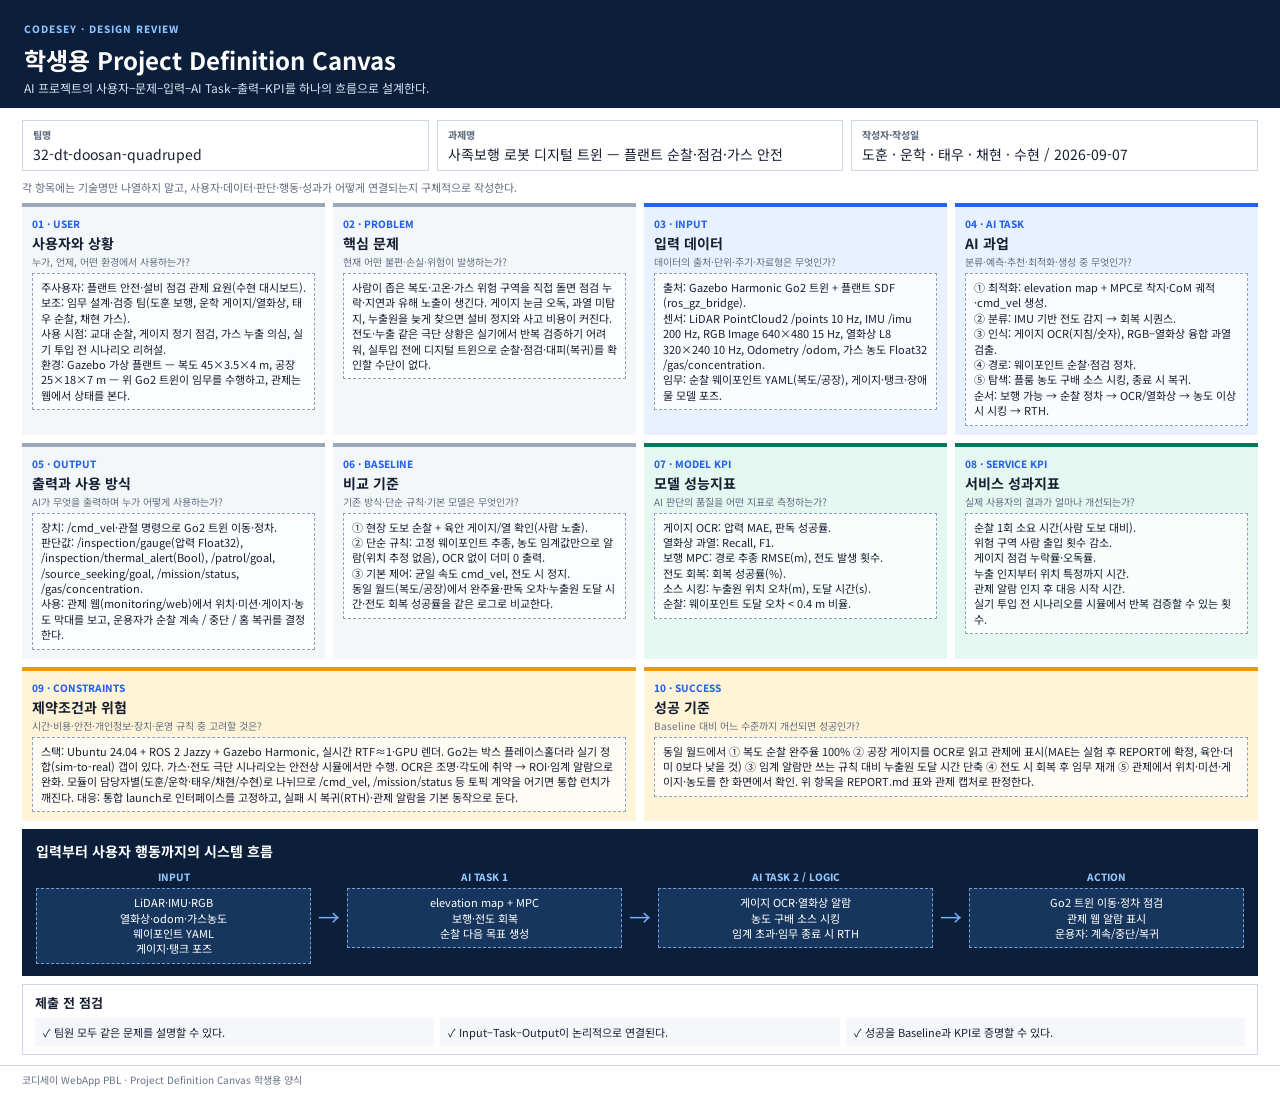
<file: docs/2주차 과제/Project_Definition_Canvas_print.html>
<!doctype html>
<html lang="ko">
<head>
<meta charset="utf-8">
<title>Project Definition Canvas — 32-dt-doosan-quadruped</title>
<style>
@import url('https://fonts.googleapis.com/css2?family=Noto+Sans+KR:wght@400;600;700;800&display=swap');
@page { size: A3 landscape; margin: 6mm; }
:root{--navy:#0b1f3a;--blue:#2563eb;--sky:#e8f1ff;--mint:#e5f7f1;--green:#08765d;--amber:#fff4d8;--ink:#172033;--muted:#657084;--line:#cdd7e4;--panel:#f4f7fa}
*{box-sizing:border-box}
html,body{margin:0;padding:0;background:white;color:var(--ink);font-family:'Noto Sans KR','Apple SD Gothic Neo','Malgun Gothic',sans-serif}
.page{width:100%;background:white}
.head{padding:14px 24px 12px;background:var(--navy);color:white}
.head small{color:#8fc4ff;font-weight:800;letter-spacing:.1em;font-size:10px}
.head h1{font-size:24px;margin:4px 0 2px}
.head p{margin:0;color:#d5e2f3;font-size:12px}
.body{padding:12px 22px 10px}
.meta{display:grid;grid-template-columns:1fr 1fr 1fr;gap:8px;margin-bottom:8px}
.field{border:1px solid var(--line);padding:6px 10px}
.field label{display:block;font-size:10px;font-weight:800;color:var(--muted)}
.field div{font-size:14px;padding:2px 0 0}
.hint{font-size:11px;color:var(--muted);margin:0 0 8px}
.grid{display:grid;grid-template-columns:repeat(4,1fr);gap:8px}
.card{background:var(--panel);padding:9px 10px;border-top:4px solid #9aa8ba}
.card.blue{background:var(--sky);border-color:var(--blue)}
.card.green{background:var(--mint);border-color:var(--green)}
.card.amber{background:var(--amber);border-color:#e49a13}
.card.wide{grid-column:span 2}
.num{font-size:10px;font-weight:800;color:var(--blue)}
.card h2{font-size:14px;margin:2px 0 1px}
.prompt{font-size:10px;color:var(--muted);margin-bottom:4px}
.filled{background:#ffffffc7;border:1px dashed #91a2b7;padding:6px 8px;font-size:11px;line-height:1.4;white-space:pre-wrap}
.flow{margin-top:8px;background:var(--navy);padding:12px 14px;color:white}
.flow h2{font-size:14px;margin:0 0 8px}
.pipeline{display:grid;grid-template-columns:1fr 24px 1fr 24px 1fr 24px 1fr;gap:6px;align-items:stretch}
.node label{display:block;color:#93c5fd;font-size:10px;font-weight:800;text-align:center;margin-bottom:4px}
.node .filled{background:#17365e;color:white;border:1px dashed #75a0d4;text-align:center;font-size:11px}
.arr{display:flex;align-items:center;justify-content:center;color:#77aef4;font-size:22px}
.review{margin-top:8px;padding:8px 12px;border:1px solid var(--line)}
.review h2{margin:0 0 6px;font-size:13px}
.checks{display:grid;grid-template-columns:repeat(3,1fr);gap:6px}
.checks div{background:#f5f7fa;padding:6px 8px;font-size:11px}
.footer{padding:6px 22px 8px;border-top:1px solid var(--line);font-size:10px;color:var(--muted)}
.head,.card,.flow,.filled,.node .filled{-webkit-print-color-adjust:exact;print-color-adjust:exact}
</style>
</head>
<body>
<main class="page">
<header class="head">
  <small>CODESEY · DESIGN REVIEW</small>
  <h1>학생용 Project Definition Canvas</h1>
  <p>AI 프로젝트의 사용자–문제–입력–AI Task–출력–KPI를 하나의 흐름으로 설계한다.</p>
</header>
<section class="body">
  <div class="meta">
    <div class="field"><label>팀명</label><div>32-dt-doosan-quadruped</div></div>
    <div class="field"><label>과제명</label><div>사족보행 로봇 디지털 트윈 — 플랜트 순찰·점검·가스 안전</div></div>
    <div class="field"><label>작성자·작성일</label><div>도훈 · 운학 · 태우 · 채현 · 수현 / 2026-09-07</div></div>
  </div>
  <p class="hint">각 항목에는 기술명만 나열하지 말고, 사용자·데이터·판단·행동·성과가 어떻게 연결되는지 구체적으로 작성한다.</p>
  <div class="grid">
    <article class="card">
      <div class="num">01 · USER</div><h2>사용자와 상황</h2>
      <div class="prompt">누가, 언제, 어떤 환경에서 사용하는가?</div>
      <div class="filled">주사용자: 플랜트 안전·설비 점검 관제 요원(수현 대시보드). 보조: 임무 설계·검증 팀(도훈 보행, 운학 게이지/열화상, 태우 순찰, 채현 가스).
사용 시점: 교대 순찰, 게이지 정기 점검, 가스 누출 의심, 실기 투입 전 시나리오 리허설.
환경: Gazebo 가상 플랜트 — 복도 45×3.5×4 m, 공장 25×18×7 m — 위 Go2 트윈이 임무를 수행하고, 관제는 웹에서 상태를 본다.</div>
    </article>
    <article class="card">
      <div class="num">02 · PROBLEM</div><h2>핵심 문제</h2>
      <div class="prompt">현재 어떤 불편·손실·위험이 발생하는가?</div>
      <div class="filled">사람이 좁은 복도·고온·가스 위험 구역을 직접 돌면 점검 누락·지연과 유해 노출이 생긴다. 게이지 눈금 오독, 과열 미탐지, 누출원을 늦게 찾으면 설비 정지와 사고 비용이 커진다. 전도·누출 같은 극단 상황은 실기에서 반복 검증하기 어려워, 실투입 전에 디지털 트윈으로 순찰·점검·대피(복귀)를 확인할 수단이 없다.</div>
    </article>
    <article class="card blue">
      <div class="num">03 · INPUT</div><h2>입력 데이터</h2>
      <div class="prompt">데이터의 출처·단위·주기·자료형은 무엇인가?</div>
      <div class="filled">출처: Gazebo Harmonic Go2 트윈 + 플랜트 SDF (ros_gz_bridge).
센서: LiDAR PointCloud2 /points 10 Hz, IMU /imu 200 Hz, RGB Image 640×480 15 Hz, 열화상 L8 320×240 10 Hz, Odometry /odom, 가스 농도 Float32 /gas/concentration.
임무: 순찰 웨이포인트 YAML(복도/공장), 게이지·탱크·장애물 모델 포즈.</div>
    </article>
    <article class="card blue">
      <div class="num">04 · AI TASK</div><h2>AI 과업</h2>
      <div class="prompt">분류·예측·추천·최적화·생성 중 무엇인가?</div>
      <div class="filled">① 최적화: elevation map + MPC로 착지·CoM 궤적·cmd_vel 생성.
② 분류: IMU 기반 전도 감지 → 회복 시퀀스.
③ 인식: 게이지 OCR(지침/숫자), RGB–열화상 융합 과열 검출.
④ 경로: 웨이포인트 순찰·점검 정차.
⑤ 탐색: 플룸 농도 구배 소스 시킹, 종료 시 복귀.
순서: 보행 가능 → 순찰 정차 → OCR/열화상 → 농도 이상 시 시킹 → RTH.</div>
    </article>
    <article class="card">
      <div class="num">05 · OUTPUT</div><h2>출력과 사용 방식</h2>
      <div class="prompt">AI가 무엇을 출력하며 누가 어떻게 사용하는가?</div>
      <div class="filled">장치: /cmd_vel·관절 명령으로 Go2 트윈 이동·정차.
판단값: /inspection/gauge(압력 Float32), /inspection/thermal_alert(Bool), /patrol/goal, /source_seeking/goal, /mission/status, /gas/concentration.
사용: 관제 웹(monitoring/web)에서 위치·미션·게이지·농도 막대를 보고, 운용자가 순찰 계속 / 중단 / 홈 복귀를 결정한다.</div>
    </article>
    <article class="card">
      <div class="num">06 · BASELINE</div><h2>비교 기준</h2>
      <div class="prompt">기존 방식·단순 규칙·기본 모델은 무엇인가?</div>
      <div class="filled">① 현장 도보 순찰 + 육안 게이지/열 확인(사람 노출).
② 단순 규칙: 고정 웨이포인트 추종, 농도 임계값만으로 알람(위치 추정 없음), OCR 없이 더미 0 출력.
③ 기본 제어: 균일 속도 cmd_vel, 전도 시 정지.
동일 월드(복도/공장)에서 완주율·판독 오차·누출원 도달 시간·전도 회복 성공률을 같은 로그로 비교한다.</div>
    </article>
    <article class="card green">
      <div class="num">07 · MODEL KPI</div><h2>모델 성능지표</h2>
      <div class="prompt">AI 판단의 품질을 어떤 지표로 측정하는가?</div>
      <div class="filled">게이지 OCR: 압력 MAE, 판독 성공률.
열화상 과열: Recall, F1.
보행 MPC: 경로 추종 RMSE(m), 전도 발생 횟수.
전도 회복: 회복 성공률(%).
소스 시킹: 누출원 위치 오차(m), 도달 시간(s).
순찰: 웨이포인트 도달 오차 &lt; 0.4 m 비율.</div>
    </article>
    <article class="card green">
      <div class="num">08 · SERVICE KPI</div><h2>서비스 성과지표</h2>
      <div class="prompt">실제 사용자의 결과가 얼마나 개선되는가?</div>
      <div class="filled">순찰 1회 소요 시간(사람 도보 대비).
위험 구역 사람 출입 횟수 감소.
게이지 점검 누락률·오독률.
누출 인지부터 위치 특정까지 시간.
관제 알람 인지 후 대응 시작 시간.
실기 투입 전 시나리오를 시뮬에서 반복 검증할 수 있는 횟수.</div>
    </article>
    <article class="card amber wide">
      <div class="num">09 · CONSTRAINTS</div><h2>제약조건과 위험</h2>
      <div class="prompt">시간·비용·안전·개인정보·장치·운영 규칙 중 고려할 것은?</div>
      <div class="filled">스택: Ubuntu 24.04 + ROS 2 Jazzy + Gazebo Harmonic, 실시간 RTF≈1·GPU 렌더. Go2는 박스 플레이스홀더라 실기 정합(sim-to-real) 갭이 있다. 가스·전도 극단 시나리오는 안전상 시뮬에서만 수행. OCR은 조명·각도에 취약 → ROI·임계 알람으로 완화. 모듈이 담당자별(도훈/운학·태우/채현/수현)로 나뉘므로 /cmd_vel, /mission/status 등 토픽 계약을 어기면 통합 런치가 깨진다. 대응: 통합 launch로 인터페이스를 고정하고, 실패 시 복귀(RTH)·관제 알람을 기본 동작으로 둔다.</div>
    </article>
    <article class="card amber wide">
      <div class="num">10 · SUCCESS</div><h2>성공 기준</h2>
      <div class="prompt">Baseline 대비 어느 수준까지 개선되면 성공인가?</div>
      <div class="filled">동일 월드에서 ① 복도 순찰 완주율 100% ② 공장 게이지를 OCR로 읽고 관제에 표시(MAE는 실험 후 REPORT에 확정, 육안·더미 0보다 낮을 것) ③ 임계 알람만 쓰는 규칙 대비 누출원 도달 시간 단축 ④ 전도 시 회복 후 임무 재개 ⑤ 관제에서 위치·미션·게이지·농도를 한 화면에서 확인. 위 항목을 REPORT.md 표와 관제 캡처로 판정한다.</div>
    </article>
  </div>
  <section class="flow">
    <h2>입력부터 사용자 행동까지의 시스템 흐름</h2>
    <div class="pipeline">
      <div class="node"><label>INPUT</label><div class="filled">LiDAR·IMU·RGB
열화상·odom·가스농도
웨이포인트 YAML
게이지·탱크 포즈</div></div>
      <div class="arr">→</div>
      <div class="node"><label>AI TASK 1</label><div class="filled">elevation map + MPC
보행·전도 회복
순찰 다음 목표 생성</div></div>
      <div class="arr">→</div>
      <div class="node"><label>AI TASK 2 / LOGIC</label><div class="filled">게이지 OCR·열화상 알람
농도 구배 소스 시킹
임계 초과·임무 종료 시 RTH</div></div>
      <div class="arr">→</div>
      <div class="node"><label>ACTION</label><div class="filled">Go2 트윈 이동·정차 점검
관제 웹 알람 표시
운용자: 계속/중단/복귀</div></div>
    </div>
  </section>
  <section class="review">
    <h2>제출 전 점검</h2>
    <div class="checks">
      <div>✓ 팀원 모두 같은 문제를 설명할 수 있다.</div>
      <div>✓ Input–Task–Output이 논리적으로 연결된다.</div>
      <div>✓ 성공을 Baseline과 KPI로 증명할 수 있다.</div>
    </div>
  </section>
</section>
<footer class="footer">코디세이 WebApp PBL · Project Definition Canvas 학생용 양식</footer>
</main>
</body>
</html>
</file>
